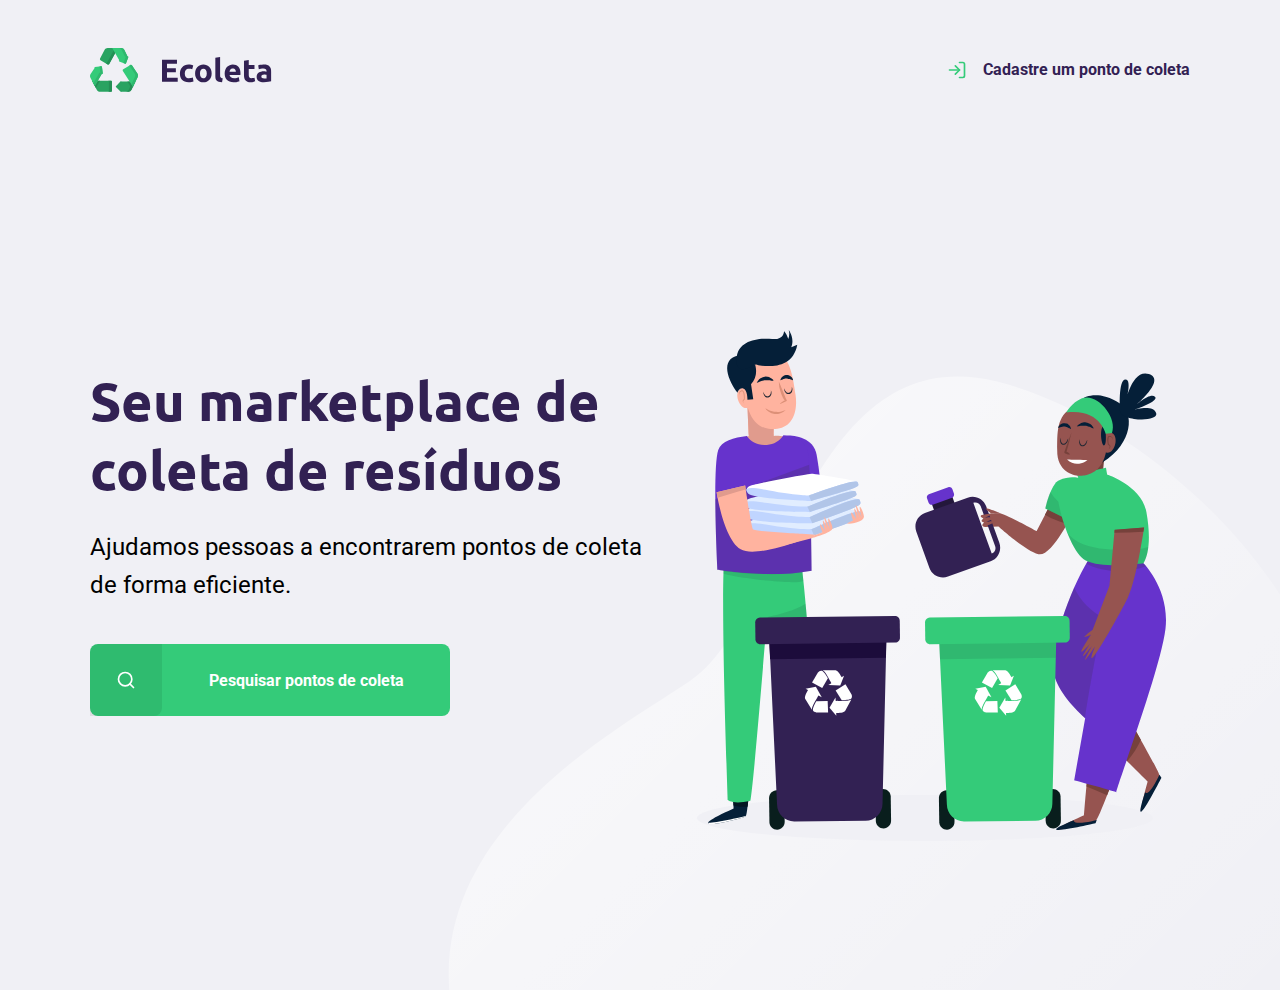
<file: NLW/index.html>
<!DOCTYPE html>
<html lang="pt-br">
<head>
    <meta charset="UTF-8">
    <meta name="viewport" content="width=device-width, initial-scale=1.0">
    <meta http-equiv="X-UA-Compatible" content="ie=edge">
    <link href="https://fonts.googleapis.com/css2?family=Roboto&family=Ubuntu:wght@300;700&display=swap" rel="stylesheet">
    <link href="styles/main.css" rel="stylesheet">
    <link href="styles/home.css" rel="stylesheet">
    <link href="styles/modal.css" rel="stylesheet">
    <link href="styles/responsive.css" rel="stylesheet">
    <title>Ecoleta</title>
</head>
<body>
    <div id="page-home">
        <div class="content">
            <header>
                <img src="assets/logo.svg" alt="LogoMarca">
                <a href="#">
                    <span></span>
                    Cadastre um ponto de coleta
                </a> 
            </header>
            <main>
                <h1 class="red">Seu marketplace de coleta de resíduos</h1>
                <p>Ajudamos pessoas a encontrarem pontos de coleta de forma eficiente.</p>
                <a href="#"><span></span><strong>Pesquisar pontos de coleta</strong></a>
            </main>
        </div>
    </div>
    <div id="modal" class="hide">
        <div class="content">
            <div class="header">
                <h1>Pontos de Coleta</h1>
                <a href="#">Fechar</a>
            </div>
            <form action="search-results.html">
                <label for="search">Cidade</label>
                <div class="search field">
                    <input type="text" name="search" placeholder="Pesquise por Cidade">
                    <button><img src="assets/search.svg" alt="Buscar"></button>
                </div>
            </form>
        </div>
    </div>
    <script src="scripts/home.js"></script>
</body>
</html>
</file>
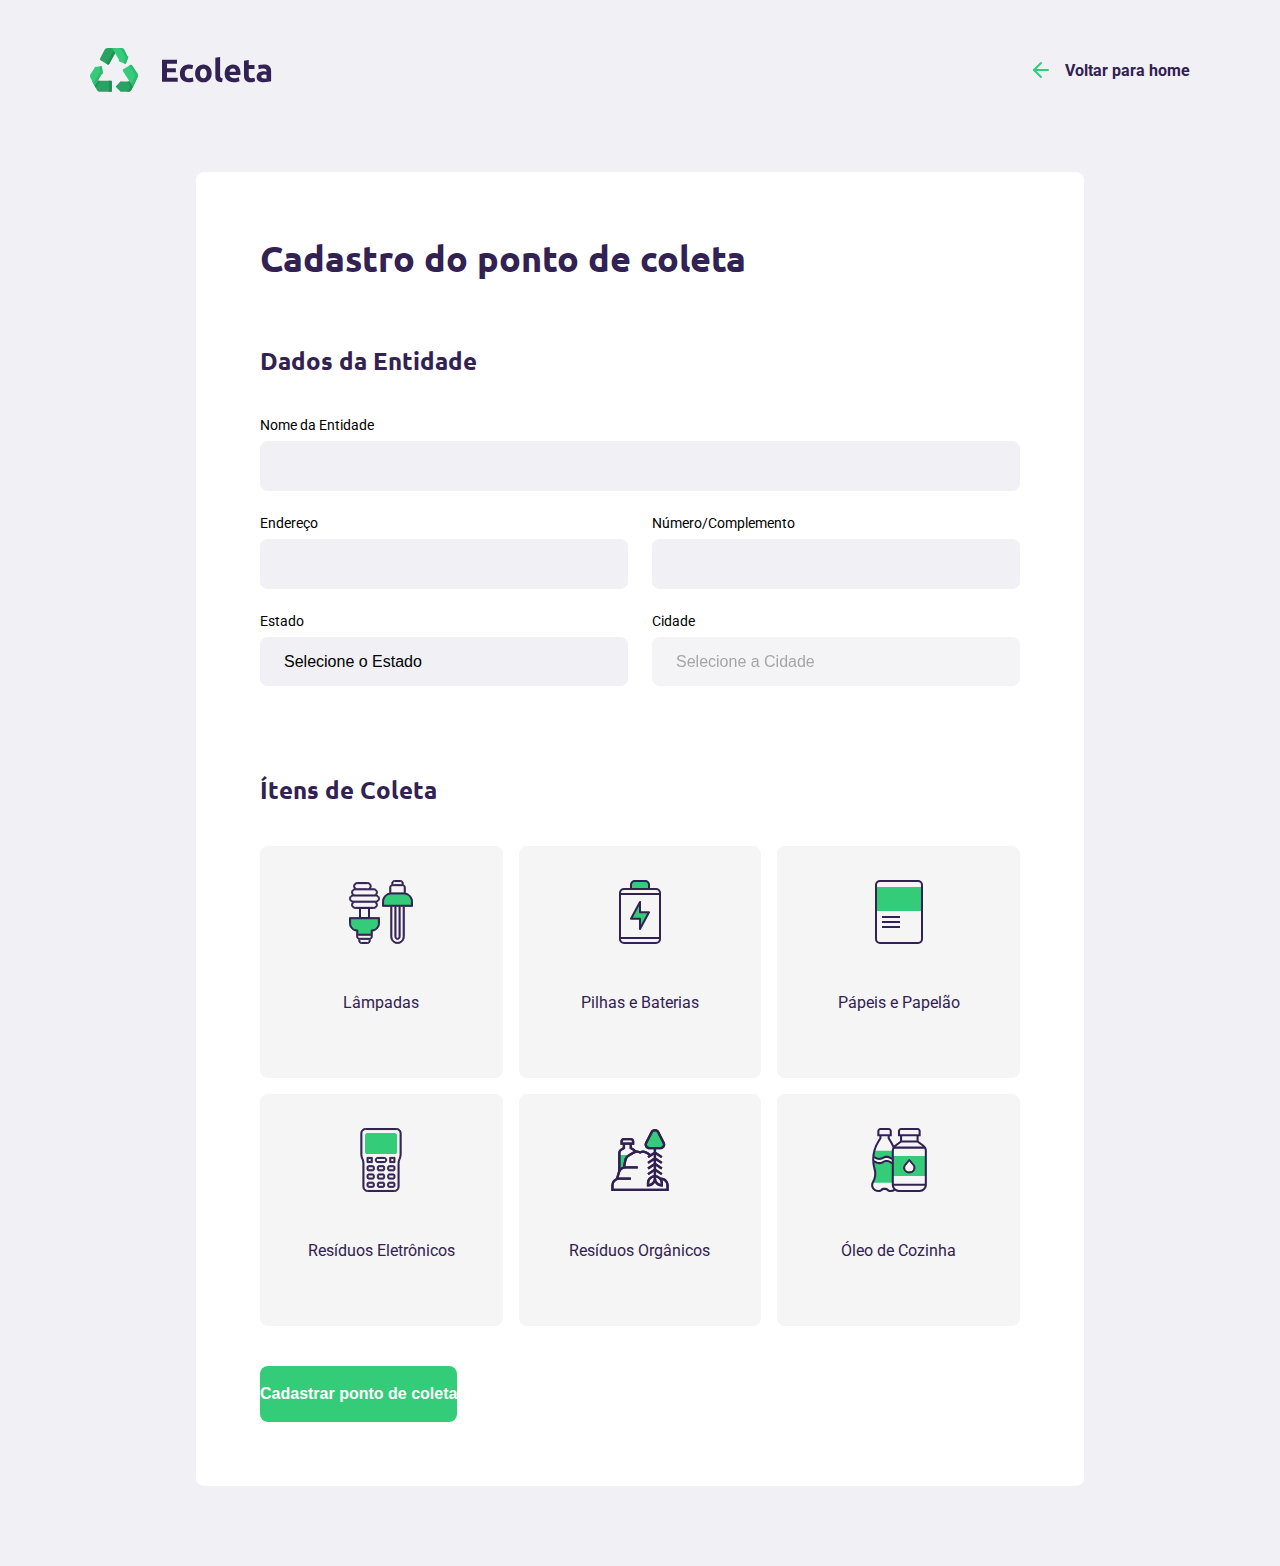
<file: NLW/create-point.html>
<!DOCTYPE html>
<html lang="pt-br">
<head>
    <meta charset="UTF-8">
    <meta name="viewport" content="width=device-width, initial-scale=1.0">
    <meta http-equiv="X-UA-Compatible" content="ie=edge">
    <link href="https://fonts.googleapis.com/css2?family=Roboto&family=Ubuntu:wght@300;700&display=swap" rel="stylesheet">
    <link href="styles/main.css" rel="stylesheet">
    <link href="styles/create-point.css" rel="stylesheet">
    <link href="styles/responsive.css" rel="stylesheet">
    <title>Ponto de Coleta</title>
</head>
<body>
    <div id="page-create-point">
        <header>
            <img src="assets/logo.svg" alt="LogoMarca">
            <!-- <a href="/"> vou para o pendrive kkkkkkkkkk-->
            <a href="index.html">
                <span></span>
                Voltar para home
            </a> 
        </header>
        <form action="">
            <h1>Cadastro do ponto de coleta</h1>
            <fieldset>
                <legend>
                    <h2>Dados da Entidade</h2>
                </legend>
                <div class="field">
                    <label for="name">Nome da Entidade</label>
                    <input type="text" name="name" required>
                </div>
                <div class="field-group">
                    <div class="field">
                        <label for="address">Endereço</label>
                        <input type="text" name="address" required>
                    </div>
                    <div class="field">
                        <label for="address2">Número/Complemento</label>
                        <input type="text" name="address2" required>
                    </div>
                </div>
                <div class="field-group">
                    <div class="field">
                            <label for="state">Estado</label>
                            <select name="uf" required>
                                <option value="">Selecione o Estado</option>
                            </select>
                            <input type="hidden" name="state">
                    </div>
                    <div class="field">
                        <label for="city">Cidade</label>
                        <select name="city" disabled required>
                            <option value="">Selecione a Cidade</option>
                        </select>
                    </div>
                </div>
            </fieldset>
            <fieldset>
                <legend>
                    <h2>Ítens de Coleta</h2>
                </legend>
                <div class="items-grid">
                    <li data-id="1"><img src="assets/lampadas.svg" alt="lâmpadas"><span>Lâmpadas</span></li>
                    <li data-id="2"><img src="assets/baterias.svg" alt="Pilhas e Baterias"><span>Pilhas e Baterias</span></li>
                    <li data-id="3"><img src="assets/papeis-papelao.svg" alt="Pápeis e Papelão"><span>Pápeis e Papelão</span></li>
                    <li data-id="4"><img src="assets/eletronicos.svg" alt="Resíduos Eletrônicos"><span>Resíduos Eletrônicos</span></li>
                    <li data-id="5"><img src="assets/organicos.svg" alt="Resíduos Orgânicos"><span>Resíduos Orgânicos</span></li>
                    <li data-id="6"><img src="assets/oleo.svg" alt="Óleo de Cozinha"><span>Óleo de Cozinha</span></li>
                </div>
                <input type="hidden" name="items">
            </fieldset>
            <button type="submit">Cadastrar ponto de coleta</button>
        </form>
    </div>
<script src="scripts/create-point.js"></script>
</body>
</html>
</file>
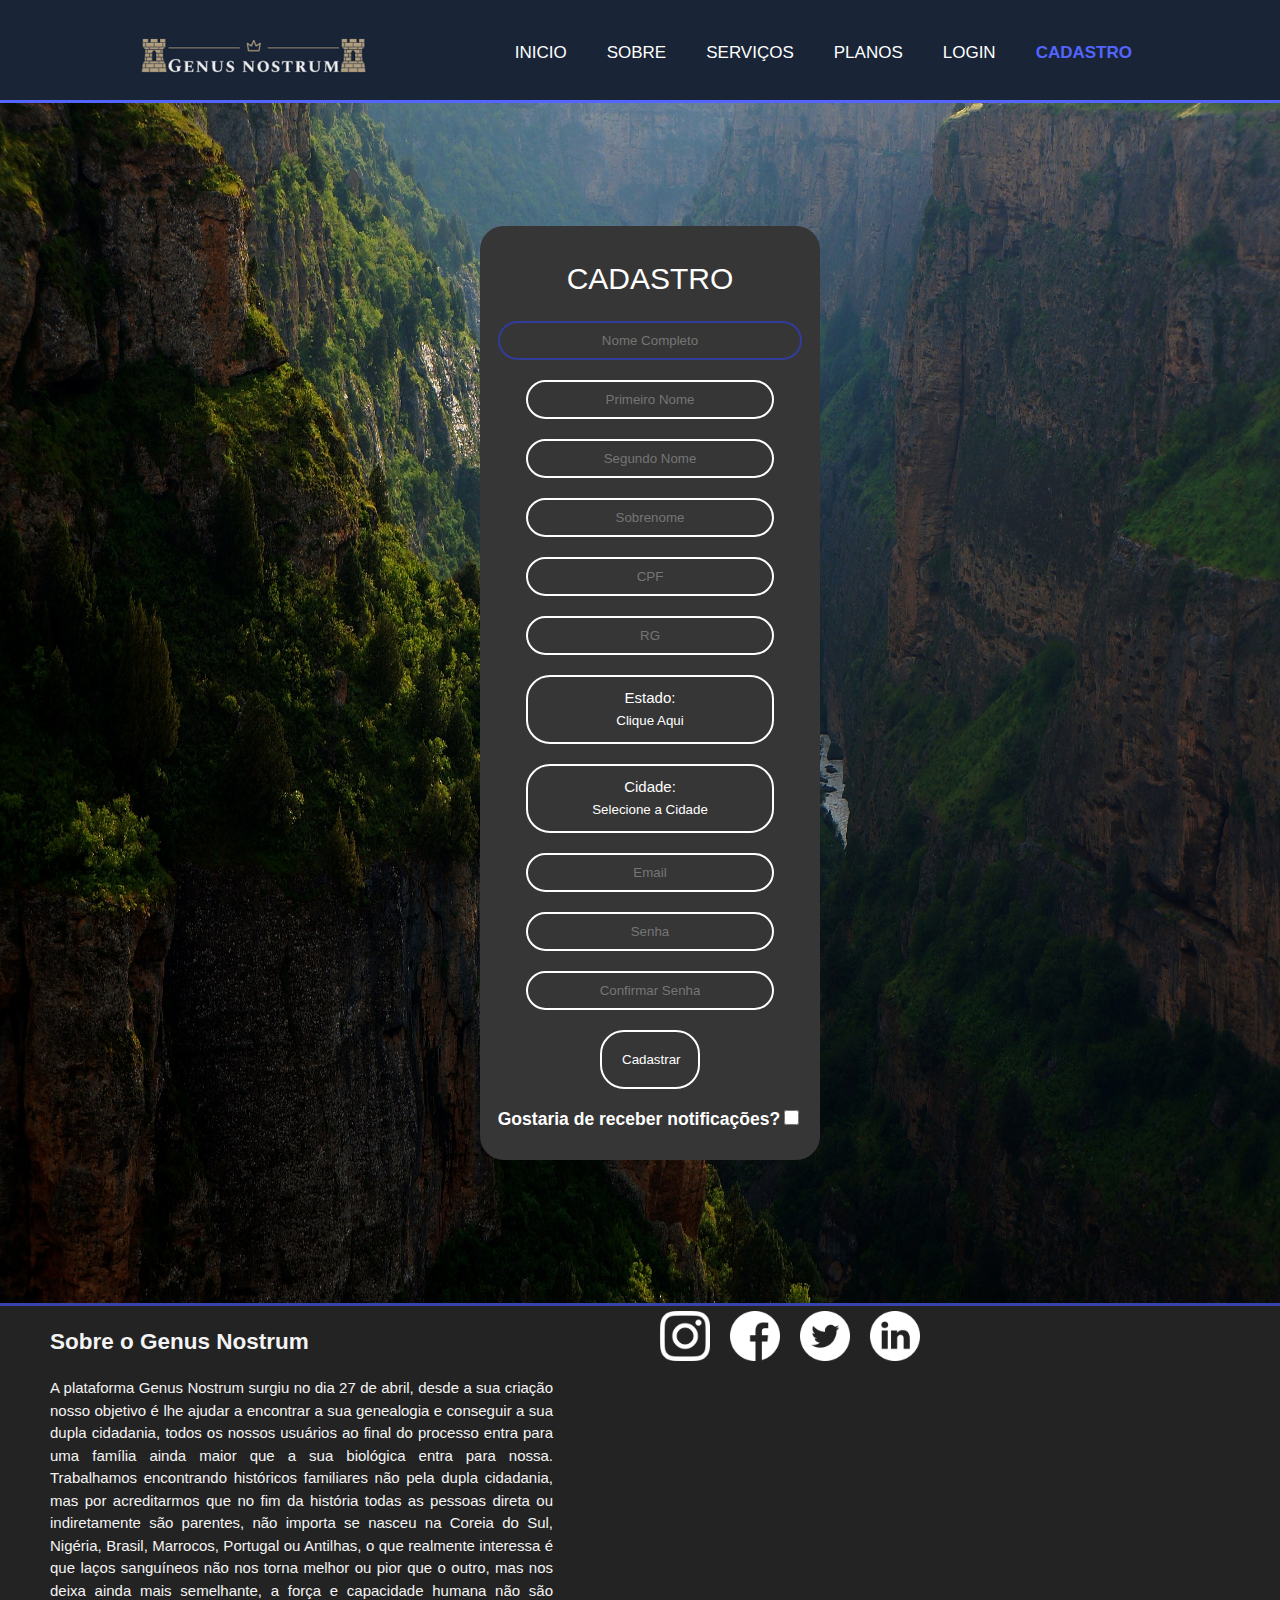
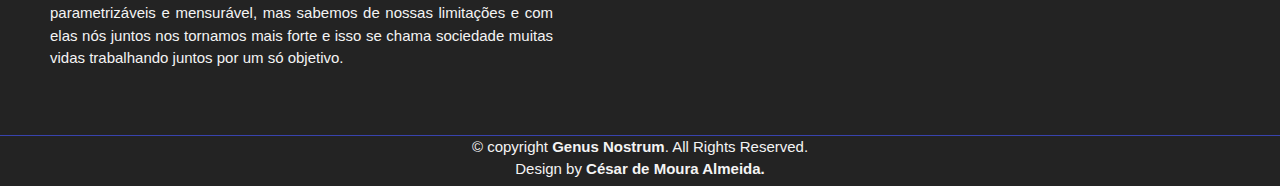
<file: Site Naturalização/cadastro.html>
<!DOCTYPE html>
<html lang="pt-br">
<head>
    <meta charset="UTF-8">
    <meta name="viewport" content="width=device-width, initial-scale=1.0">
    <meta http-equiv="X-UA-Compatible" content="ie=edge">
    <link rel="stylesheet" href="css/style1.css">
    <link rel="stylesheet" href="css/style2.css">
    <link rel="icon" href="img/worldwide.png">
    <title>Cadastro</title>
</head>
<body>
<!--CABEÇALHO/MENU-->
<div class="header">
        <div class="container">
            <div class="title-header">
                <a href="Familia.html"><img src="img/LogoC.png" id="LogoC" ></a>
            </div>
            <div class="nav">
                <ul>
                    <li><a href="Familia.html">Inicio</a></li>
                    <li><a href="Sobre.html">Sobre</a></li>
                    <li><a href="servico.html">Serviços</a></li>
                    <li><a href="planos.html">Planos</a></li>
                    <li><a href="login.html">Login</a></li>
                    <li class="current"><a href="cadastro.html">Cadastro</a></li>
                </ul>
            </div>
        </div>
</div> 

<div class="Cadastrar">
<br>
<div class="espaco"></div>
<form class="box" action="login.html">
    <h1>Cadastro</h1>
    <input type="text"class="input" placeholder="Nome Completo" required autofocus>
    <input type="text"class="input" placeholder="Primeiro Nome" required>
    <input type="text"class="input" placeholder="Segundo Nome">
    <input type="text"class="input" placeholder="Sobrenome" required>
    <input type="text"class="input" placeholder="CPF" required>
    <input type="text"class="input" placeholder="RG" required>
    <!--Agrupamento de dados localidade-->
    <div class="field-group">
        <div class="input">
                <label for="state">Estado:</label>
                <select name="uf" required>
                    <option value="">Clique Aqui</option>
                </select>
                <input type="hidden" name="state">
        </div>
        <div class="input">
            <label for="city">Cidade:</label>
            <!-- disabled retirado -->
            <select name="city" required >
                <option value="">Selecione a Cidade</option>
            </select>
        </div>
    </div>
</fieldset>
    <input type="email"class="input" placeholder="Email" required>
    <input type="password"class="input" placeholder="Senha" required>
    <input type="password" class="input"placeholder="Confirmar Senha" required>
    <input type="submit" class="btn" value="Cadastrar">
    <h3>Gostaria de receber notificações?<input type="checkbox" name="Opção 1" value="Opção_1" id="check4"></h3>
  </div>
</form>
</div>

<!--RODAPÉ-->
<div class="footer">
        <div class="container-footer-left">
          <p>
            <h2>Sobre o Genus Nostrum</h2>
          </p>
          <p>A plataforma Genus Nostrum surgiu no dia 27 de abril, desde a sua criação nosso objetivo é lhe ajudar a encontrar a sua genealogia e conseguir a sua dupla cidadania, todos os nossos usuários ao final do processo entra para uma família ainda maior que a sua biológica entra para nossa. Trabalhamos encontrando históricos familiares não pela dupla cidadania, mas por acreditarmos que no fim da história todas as pessoas direta ou indiretamente são parentes, não importa se nasceu na Coreia do Sul, Nigéria, Brasil, Marrocos, Portugal ou Antilhas, o que realmente interessa é que laços sanguíneos não nos torna melhor ou pior que o outro, mas nos deixa ainda mais semelhante, a força e capacidade humana não são parametrizáveis  e mensurável, mas sabemos de nossas limitações e com elas nós juntos nos tornamos mais forte e isso se chama sociedade muitas vidas trabalhando juntos por um só objetivo.
          </p>
        </div>
        <div class="container-footer-right">
          <div class="icons">
            <ul>
              <li><img src="img/instagram.png" class="logo" alt=""></li>
              <li><img src="img/facebook.png"  class="logo" alt=""></li>
              <li><img src="img/twitter.png"   class="logo" alt=""></li>
              <li><img src="img/linkedin.png"  class="logo" alt=""></li>
            </ul>
          </div>
        </div>
    </div>
    <div class="footer_copyright">
        © copyright <b>Genus Nostrum</b>. All Rights Reserved. <br>
        Design by <b>César de Moura Almeida.</b>
    </div>
</body>
</html>
<script>
function populateUFs() {
    const ufSelect = document.querySelector("select[name=uf]")

    fetch("https://servicodados.ibge.gov.br/api/v1/localidades/estados")
    .then( res => res.json() )
    .then( states => {

        for ( const state of states ) {
            ufSelect.innerHTML += `<option value="${state.id}">${state.nome}</option>`
        }

    })
}

function getCities(event){
    const citySelect=document.querySelector("select[name=city]")
    const stateInput=document.querySelector("input[name=state]")
        console.log(event.target.value)
        const ufvalue =event.target.value
        const indexOfSelectedState = event.target.selectedIndex
        stateInput.value= event.target.options[indexOfSelectedState].text
        const url =`https://servicodados.ibge.gov.br/api/v1/localidades/estados/${ufvalue}/municipios`
        citySelect.innerHTML =""
        // citySelect.disable = true
        fetch(url)
        .then( res => res.json() )
        .then( cities => {
        for ( const city of cities ) {
            citySelect.innerHTML += `<option value="${city.id}">${city.nome}</option>`
        }
        // citySelect.disable = false
        })
}

populateUFs()

document
.querySelector("select[name=uf]")
.addEventListener("change", getCities)
</script>
</file>
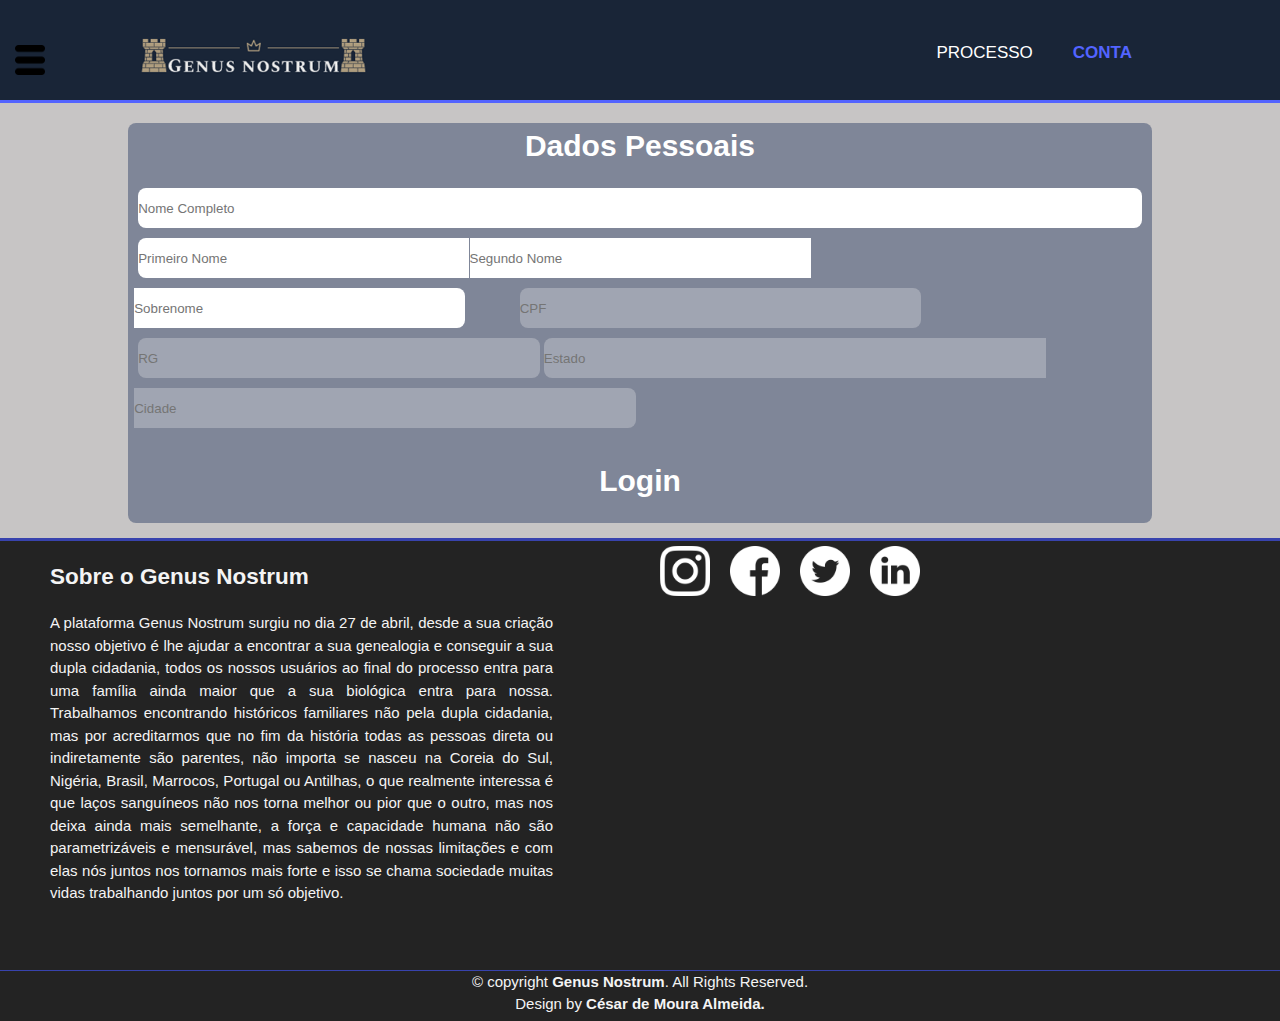
<file: Site Naturalização/conta.html>
<!DOCTYPE html>
<html lang="pt-br">
<head>
    <meta charset="UTF-8">
    <meta name="viewport" content="width=device-width">
    <script async="" src="./Doughnut Chart_files/analytics.js.download"></script><script src="./Doughnut Chart_files/Chart.min.js.download"></script>
	<script src="./Doughnut Chart_files/utils.js.download"></script>
    <link rel="stylesheet" href="css/style1.css">
    <link rel="stylesheet" href="css/style4.css">
    <link rel="icon" href="img/worldwide.png">
    <title>Conta</title>
</head>
<body>
    <!--CABEÇALHO/MENU-->
    
    <div class="header">
        <!--Menu Lateral-->
        
        <input type="checkbox" id="check">
        <!--Add icone do menu-->
        <label for="check" id="icone"><img src="img/Menu.png" style="width: 30px"></label>
        <div class="barra">
            <nav>
                <a href="Familia.html"><div class="link">Inicio</div></a>
                <a href="sobre.html"><div class="link">Sobre</div></a>
                <a href="servico.html"><div class="link">Serviços</div></a>
                <a href="planos.html"><div class="link">Planos</div></a>
                <a href="conta.html"><div class="link">Conta</div></a>
                <a href="dashboard.html"><div class="link">Processo</div></a>
            </nav>
        </div>
        <div class="container">

            <div class="title-header">
                <a href="Familia.html"><img src="img/LogoC.png" id="LogoC" ></a>
            </div>
            <div class="nav">
                <ul>
                    <li><a href="dashboard.html">Processo</a></li>
                    <li class="current"><a href="conta.html">Conta</a></li>
                </ul>
            </div>

        </div>
    </div>
    <!--Conta-->
    <div class="container">
        <div class="fundo">
        <div class="conta">
            <h1>Dados Pessoais</h1>
            <input type="text" id="NomeCompleto" placeholder="Nome Completo" autofocus>
            <input type="text" id="PN" placeholder="Primeiro Nome">
            <input type="text" id="SN" placeholder="Segundo Nome">
            <input type="text" id="SON" placeholder="Sobrenome">
            <input type="text" id="CPF" placeholder="CPF" disabled>
            <input type="text" id="RG" placeholder="RG" disabled>
            <input type="text" id="UF" placeholder="Estado" disabled>
            <input type="text" id="CD" placeholder="Cidade" disabled>
            <h1>Login</h1>
            <input type="email" id="LG" placeholder="Email" disabled>
            <input type="password" id="SE" placeholder="Senha" disabled>
        </div>
        </div>
    </div>
    <div class="espaco2"></div>
    <!--RODAPÉ-->
        <div class="footer">
            <div class="container-footer-left">
              <p>
                <h2>Sobre o Genus Nostrum</h2>
              </p>
              <p>A plataforma Genus Nostrum surgiu no dia 27 de abril, desde a sua criação nosso objetivo é lhe ajudar a encontrar a sua genealogia e conseguir a sua dupla cidadania, todos os nossos usuários ao final do processo entra para uma família ainda maior que a sua biológica entra para nossa. Trabalhamos encontrando históricos familiares não pela dupla cidadania, mas por acreditarmos que no fim da história todas as pessoas direta ou indiretamente são parentes, não importa se nasceu na Coreia do Sul, Nigéria, Brasil, Marrocos, Portugal ou Antilhas, o que realmente interessa é que laços sanguíneos não nos torna melhor ou pior que o outro, mas nos deixa ainda mais semelhante, a força e capacidade humana não são parametrizáveis  e mensurável, mas sabemos de nossas limitações e com elas nós juntos nos tornamos mais forte e isso se chama sociedade muitas vidas trabalhando juntos por um só objetivo.
              </p>
            </div>
            <div class="container-footer-right">
              <div class="icons">
                <ul>
                  <li><img src="img/instagram.png" class="logo" alt=""></li>
                  <li><img src="img/facebook.png"  class="logo" alt=""></li>
                  <li><img src="img/twitter.png"   class="logo" alt=""></li>
                  <li><img src="img/linkedin.png"  class="logo" alt=""></li>
                </ul>
              </div>
            </div>
        </div>
        <div class="footer_copyright">
            © copyright <b>Genus Nostrum</b>. All Rights Reserved. <br>
            Design by <b>César de Moura Almeida.</b>
        </div>
<script src="scripts/doughnut.js"></script>
</body>
</html>
</file>
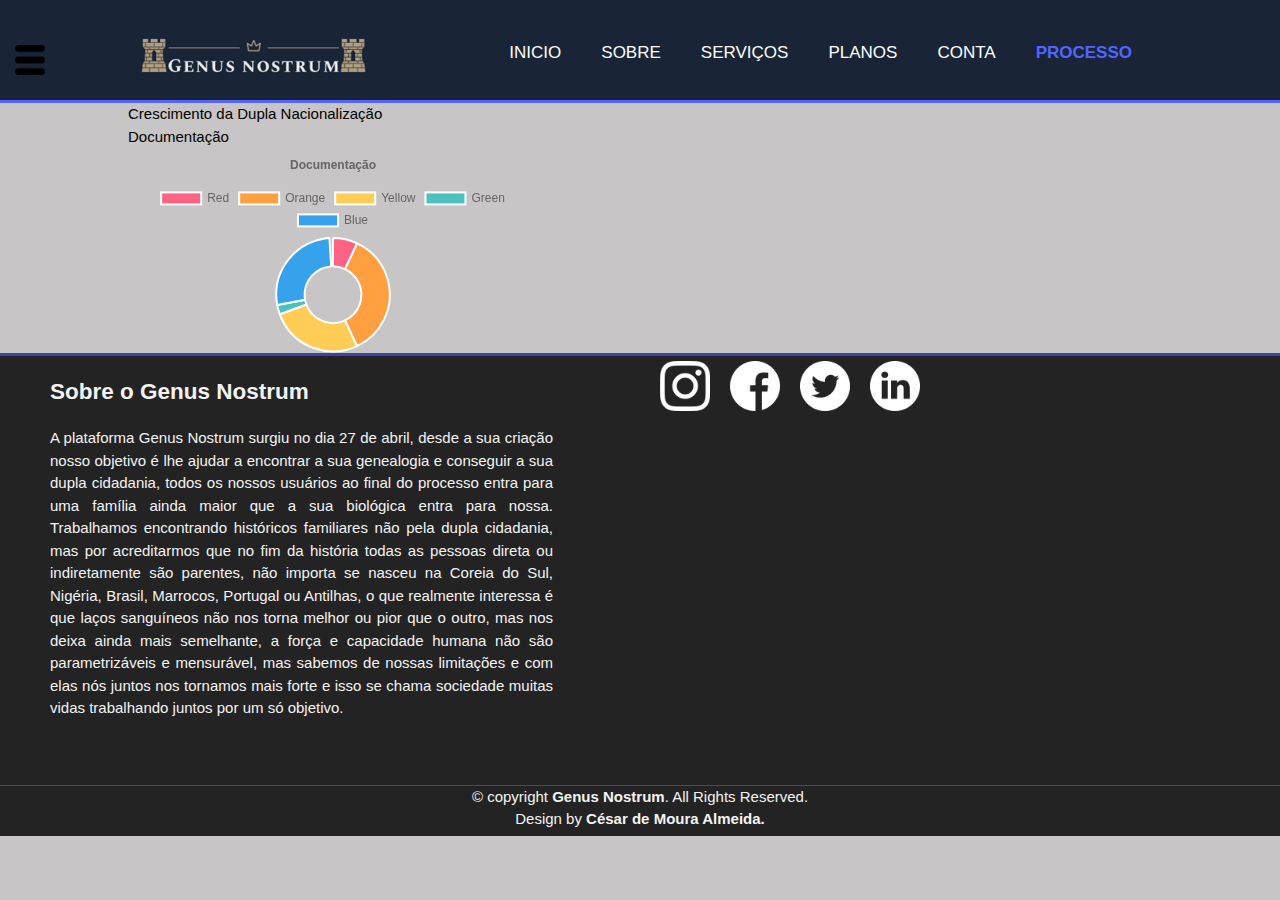
<file: Site Naturalização/dashboard.html>
<!DOCTYPE html>
<html lang="pt-br">
<head>
    <meta charset="UTF-8">
    <meta name="viewport" content="width=device-width">
    <script async="" src="./Doughnut Chart_files/analytics.js.download"></script><script src="./Doughnut Chart_files/Chart.min.js.download"></script>
	<script src="./Doughnut Chart_files/utils.js.download"></script>
    <link rel="stylesheet" href="css/style1.css">
    <link rel="stylesheet" href="css/style3.css">
    <link rel="icon" href="img/worldwide.png">
    <title>Processo</title>
</head>
<body>
    <!--CABEÇALHO/MENU-->
    
    <div class="header">
        <!--Menu Lateral-->
        
        <input type="checkbox" id="check">
        <!--Add icone do menu-->
        <label for="check" id="icone"><img src="img/Menu.png" style="width: 30px"></label>
        <div class="barra">
            <nav>
                <a href="Familia.html"><div class="link">Inicio</div></a>
                <a href="sobre.html"><div class="link">Sobre</div></a>
                <a href="servico.html"><div class="link">Serviços</div></a>
                <a href="planos.html"><div class="link">Planos</div></a>
                <a href="login.html"><div class="link">Conta</div></a>
                <a href="dashboard.html"><div class="link">Processo</div></a>
            </nav>
        </div>
        <div class="container">

            <div class="title-header">
                <a href="Familia.html"><img src="img/LogoC.png" id="LogoC" ></a>
            </div>
            <div class="nav">
                <ul>
                    <li><a href="Familia.html">Inicio</a></li>
                    <li><a href="sobre.html">Sobre</a></li>
                    <li><a href="servico.html">Serviços</a></li>
                    <li><a href="planos.html">Planos</a></li>
                    <li><a href="conta.html">Conta</a></li>
                    <li class="current"><a href="dashboard.html">Processo</a></li>
                </ul>
            </div>

        </div>
    </div>
    <!--Dash-->
    <div class="container">
    <div class="dash">
        <div class="texto">Crescimento da Dupla Nacionalização</div>
        <div id="linha"></div>
        <div id="textoesq">Documentação</div><div id="both"></div>
        <div id="doughnut">
            <div id="canvas-holder" style="width:40%"><div class="chartjs-size-monitor"><div class="chartjs-size-monitor-expand"><div class=""></div></div><div class="chartjs-size-monitor-shrink"><div class=""></div></div></div>
            <canvas id="chart-area" style="display: block; width: 540px; height: 270px;" width="540" height="270" class="chartjs-render-monitor"></canvas>
            </div>
            <button id="randomizeData" style="display: none">Randomize Data</button>
            <button id="addDataset" style="display: none">Add Dataset</button>
            <button id="removeDataset" style="display: none">Remove Dataset</button>
            <button id="addData" style="display: none">Add Data</button>
            <button id="removeData" style="display: none">Remove Data</button>
            <button id="changeCircleSize" style="display: none">Semi/Full Circle</button>
        </div>
        <!--<div id="textodir">Locais</div><div id="both"></div>-->
        <div id="box-grafico">
        <div id="regiao"></div>
        </div>
    </div>
    </div>
    
    <!--RODAPÉ-->
        <div class="footer">
            <div class="container-footer-left">
              <p>
                <h2>Sobre o Genus Nostrum</h2>
              </p>
              <p>A plataforma Genus Nostrum surgiu no dia 27 de abril, desde a sua criação nosso objetivo é lhe ajudar a encontrar a sua genealogia e conseguir a sua dupla cidadania, todos os nossos usuários ao final do processo entra para uma família ainda maior que a sua biológica entra para nossa. Trabalhamos encontrando históricos familiares não pela dupla cidadania, mas por acreditarmos que no fim da história todas as pessoas direta ou indiretamente são parentes, não importa se nasceu na Coreia do Sul, Nigéria, Brasil, Marrocos, Portugal ou Antilhas, o que realmente interessa é que laços sanguíneos não nos torna melhor ou pior que o outro, mas nos deixa ainda mais semelhante, a força e capacidade humana não são parametrizáveis  e mensurável, mas sabemos de nossas limitações e com elas nós juntos nos tornamos mais forte e isso se chama sociedade muitas vidas trabalhando juntos por um só objetivo.
              </p>
            </div>
            <div class="container-footer-right">
              <div class="icons">
                <ul>
                  <li><img src="img/instagram.png" class="logo" alt=""></li>
                  <li><img src="img/facebook.png"  class="logo" alt=""></li>
                  <li><img src="img/twitter.png"   class="logo" alt=""></li>
                  <li><img src="img/linkedin.png"  class="logo" alt=""></li>
                </ul>
              </div>
            </div>
        </div>
        <div class="footer_copyright">
            © copyright <b>Genus Nostrum</b>. All Rights Reserved. <br>
            Design by <b>César de Moura Almeida.</b>
        </div>
<script src="scripts/doughnut.js"></script>
</body>
</html>
</file>
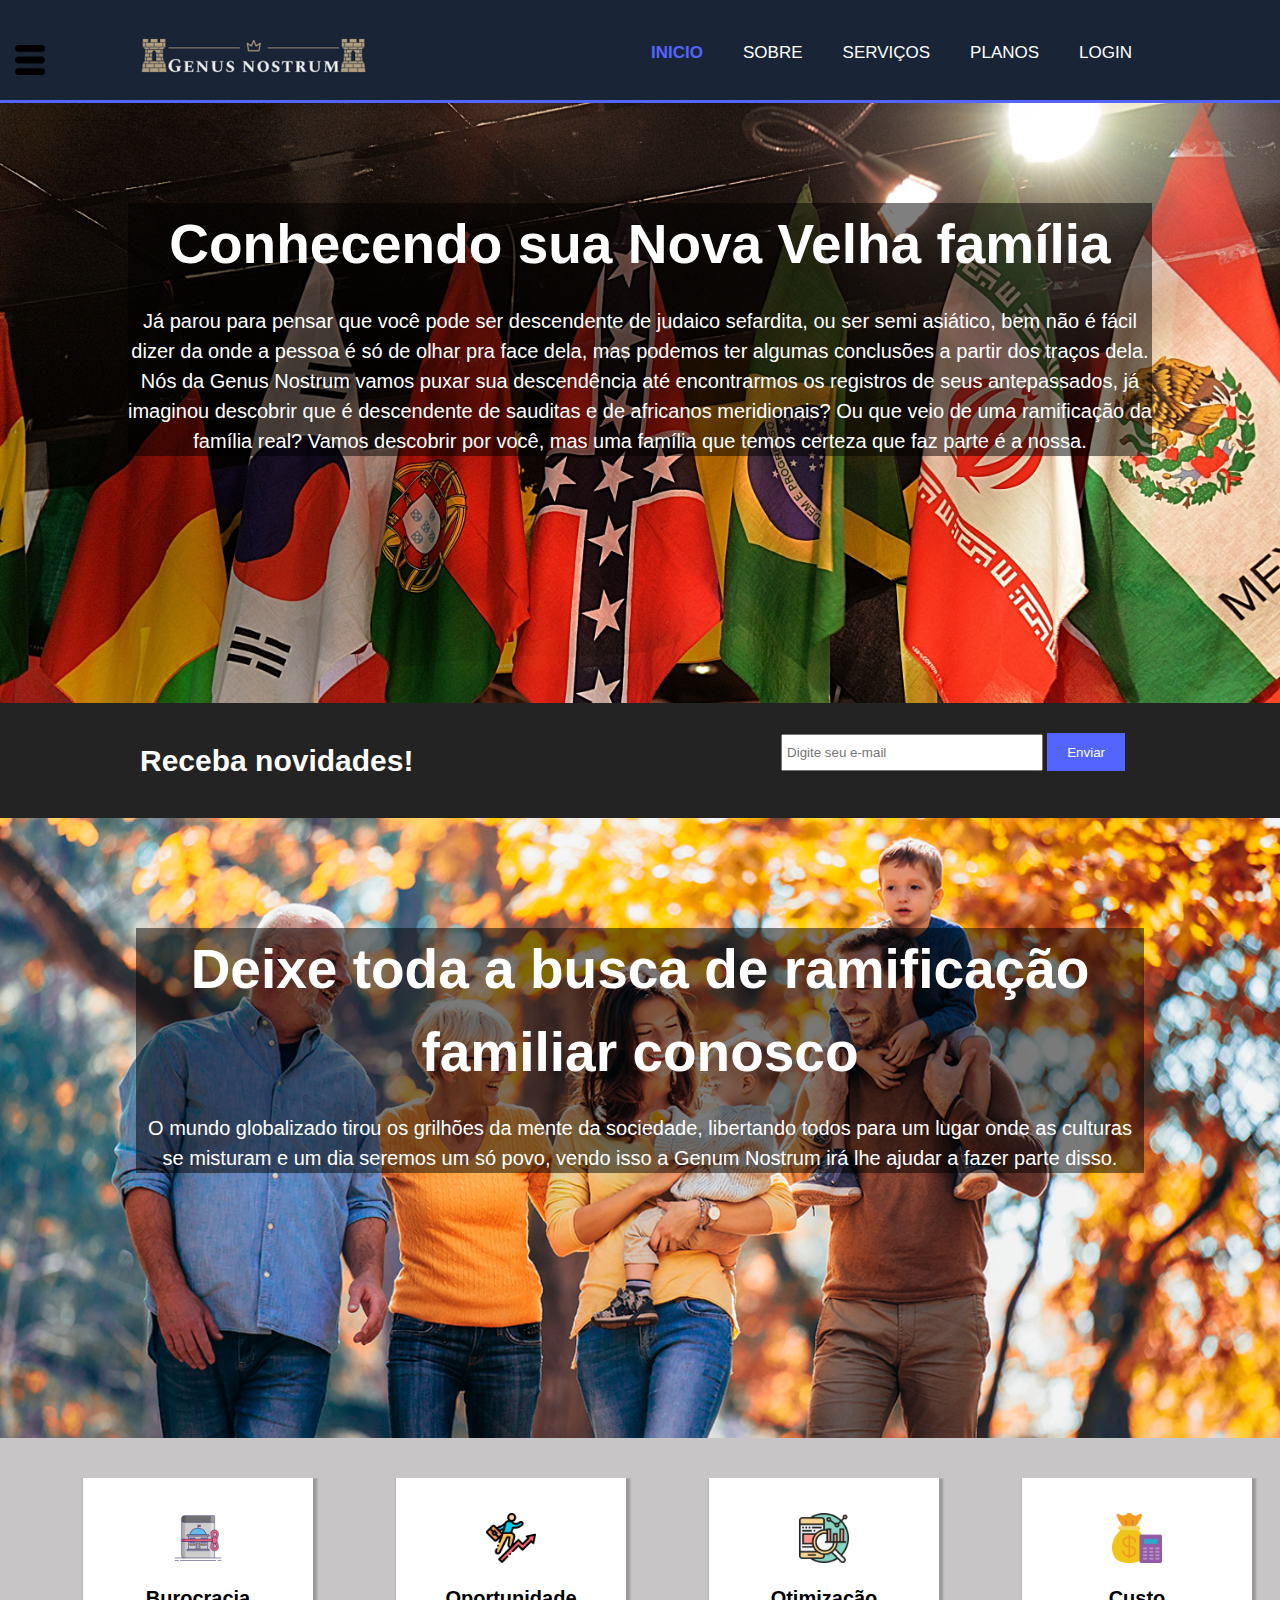
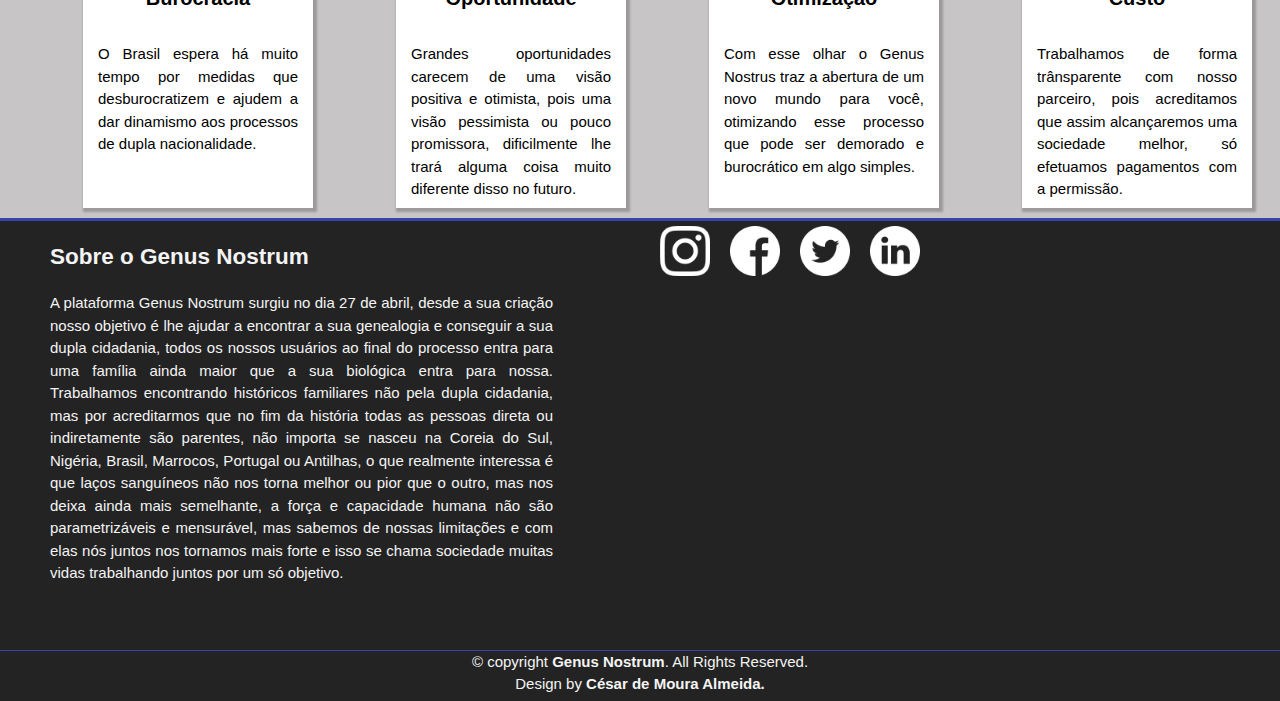
<file: Site Naturalização/Familia.html>
<!DOCTYPE html>
<html lang="pt-br">
<head>
    <meta charset="UTF-8">
    <meta name="viewport" content="width=device-width">
    <link rel="stylesheet" href="css/style1.css">
    <link rel="icon" href="img/worldwide.png">
    <title>Naturalização</title>
</head>
<body>
    <!--CABEÇALHO/MENU-->
    
    <div class="header">
        <!--Menu Lateral-->
        
        <input type="checkbox" id="check">
        <!--Add icone do menu-->
        <label for="check" id="icone"><img src="img/Menu.png" style="width: 30px"></label>
        <div class="barra">
            <nav>
                <a href="Familia.html"><div class="link">Inicio</div></a>
                <a href="sobre.html"><div class="link">Sobre</div></a>
                <a href="servico.html"><div class="link">Serviços</div></a>
                <a href="planos.html"><div class="link">Planos</div></a>
                <a href="login.html"><div class="link">Conta</div></a>
    
            </nav>
        </div>
        <div class="container">

            <div class="title-header">
            <a href="Familia.html"><img src="img/LogoC.png" id="LogoC" ></a>
            </div>
            <div class="nav">
                <ul>
                    <li class="current"><a href="Familia.html">Inicio</a></li>
                    <li><a href="sobre.html">Sobre</a></li>
                    <li><a href="servico.html">Serviços</a></li>
                    <li><a href="planos.html">Planos</a></li>
                    <li><a href="login.html">Login</a></li>
                </ul>
            </div>

        </div>
    </div>

    <!--SHOWCASE-->
    <div class="showcase">
        <div class="container">
                <div class="slidershow middle">
                    <div class="escurecer">
                        
            <h1>Conhecendo sua Nova Velha família</h1>
            <p>
                Já parou para pensar que você pode ser descendente de judaico sefardita, ou ser semi asiático, bem não é fácil dizer da onde a pessoa é só de olhar pra face dela, mas podemos ter algumas conclusões a partir dos traços dela. Nós da Genus Nostrum vamos puxar sua descendência até encontrarmos os registros de seus antepassados, já imaginou descobrir que é descendente de sauditas e de africanos meridionais? Ou que veio de uma ramificação da família real? Vamos descobrir por você, mas uma família que temos certeza que faz parte é a nossa. 
            </p>
                </div>
            </div>
        </div>
    </div>
    <!--NOTIFICAÇÃO-->
    <div class="new">
        <div class="container">
            <h1>Receba novidades!</h1>

            <form>
                <input type="email" placeholder="Digite seu e-mail">
                <button type="submit" class="botao-laranja">Enviar</button>
            </form>
        </div>        
    </div>

    <!--conteudo-->
    <div class="conteudo">
        <div class="container">
            <div class="conteudo_middle">
                <h1>Deixe toda a busca de ramificação familiar conosco</h1>
                    <p>
                        O mundo globalizado tirou os grilhões da mente da sociedade, libertando todos para um lugar onde as culturas se misturam e um dia seremos um só povo, vendo isso a Genum Nostrum irá lhe ajudar a fazer parte disso. 
                    </p>
            </div>
        </div>
    </div>
    <!--CAIXAS-->
    <div class="caixas">
            <div class="container-box-1">
                <p><img src="img/burocracy.png" class="icones" alt=""></p>
                <div class="caixas-title">
                    <h3>Burocracia</h3>
                </div>
                <div class="texto">
                <span>
                    O Brasil espera há muito tempo por medidas que desburocratizem e ajudem a dar dinamismo aos processos de dupla nacionalidade.
                </span>
                </div>
            </div>
            <div class="container-box-1">
                <p><img src="img/promotion.png" class="icones" alt=""></p>
                <div class="caixas-title">
                    <h3>Oportunidade</h3>
                </div>
                <div class="texto">
                <span>
                    Grandes oportunidades carecem de uma visão positiva e otimista, pois uma visão pessimista ou pouco promissora, dificilmente lhe trará alguma coisa muito diferente disso no futuro. 
                </span>
                </div>
            </div>
            <div class="container-box-1">
                <p><img src="img/seo.png" class="icones" alt=""></p>
                <div class="caixas-title">
                    <h3>Otimização</h3>
                </div>
                <div class="texto">
                <span>Com esse olhar o Genus Nostrus traz a abertura de um novo mundo para você, otimizando esse processo que pode ser demorado e burocrático em algo simples.
                </span>
                </div>
            </div>
            <div class="container-box-1">
                <p><img src="img/calculator.png" class="icones" alt=""></p>
                <div class="caixas-title">
                    <h3>Custo</h3>
                </div>
                <div class="texto">
                <span>Trabalhamos de forma trânsparente com nosso parceiro, pois acreditamos que assim alcançaremos uma sociedade melhor, só efetuamos pagamentos com a permissão.
                </span>
                </div>
            </div>
        </div>
    <!--RODAPÉ-->
        <div class="footer">
            <div class="container-footer-left">
              <p>
                <h2>Sobre o Genus Nostrum</h2>
              </p>
              <p>A plataforma Genus Nostrum surgiu no dia 27 de abril, desde a sua criação nosso objetivo é lhe ajudar a encontrar a sua genealogia e conseguir a sua dupla cidadania, todos os nossos usuários ao final do processo entra para uma família ainda maior que a sua biológica entra para nossa. Trabalhamos encontrando históricos familiares não pela dupla cidadania, mas por acreditarmos que no fim da história todas as pessoas direta ou indiretamente são parentes, não importa se nasceu na Coreia do Sul, Nigéria, Brasil, Marrocos, Portugal ou Antilhas, o que realmente interessa é que laços sanguíneos não nos torna melhor ou pior que o outro, mas nos deixa ainda mais semelhante, a força e capacidade humana não são parametrizáveis  e mensurável, mas sabemos de nossas limitações e com elas nós juntos nos tornamos mais forte e isso se chama sociedade muitas vidas trabalhando juntos por um só objetivo.
              </p>
            </div>
            <div class="container-footer-right">
              <div class="icons">
                <ul>
                  <li><img src="img/instagram.png" class="logo" alt=""></li>
                  <li><img src="img/facebook.png"  class="logo" alt=""></li>
                  <li><img src="img/twitter.png"   class="logo" alt=""></li>
                  <li><img src="img/linkedin.png"  class="logo" alt=""></li>
                </ul>
              </div>
            </div>
        </div>
        <div class="footer_copyright">
            © copyright <b>Genus Nostrum</b>. All Rights Reserved. <br>
            Design by <b>César de Moura Almeida.</b>
        </div>
</body>
</html>
</file>
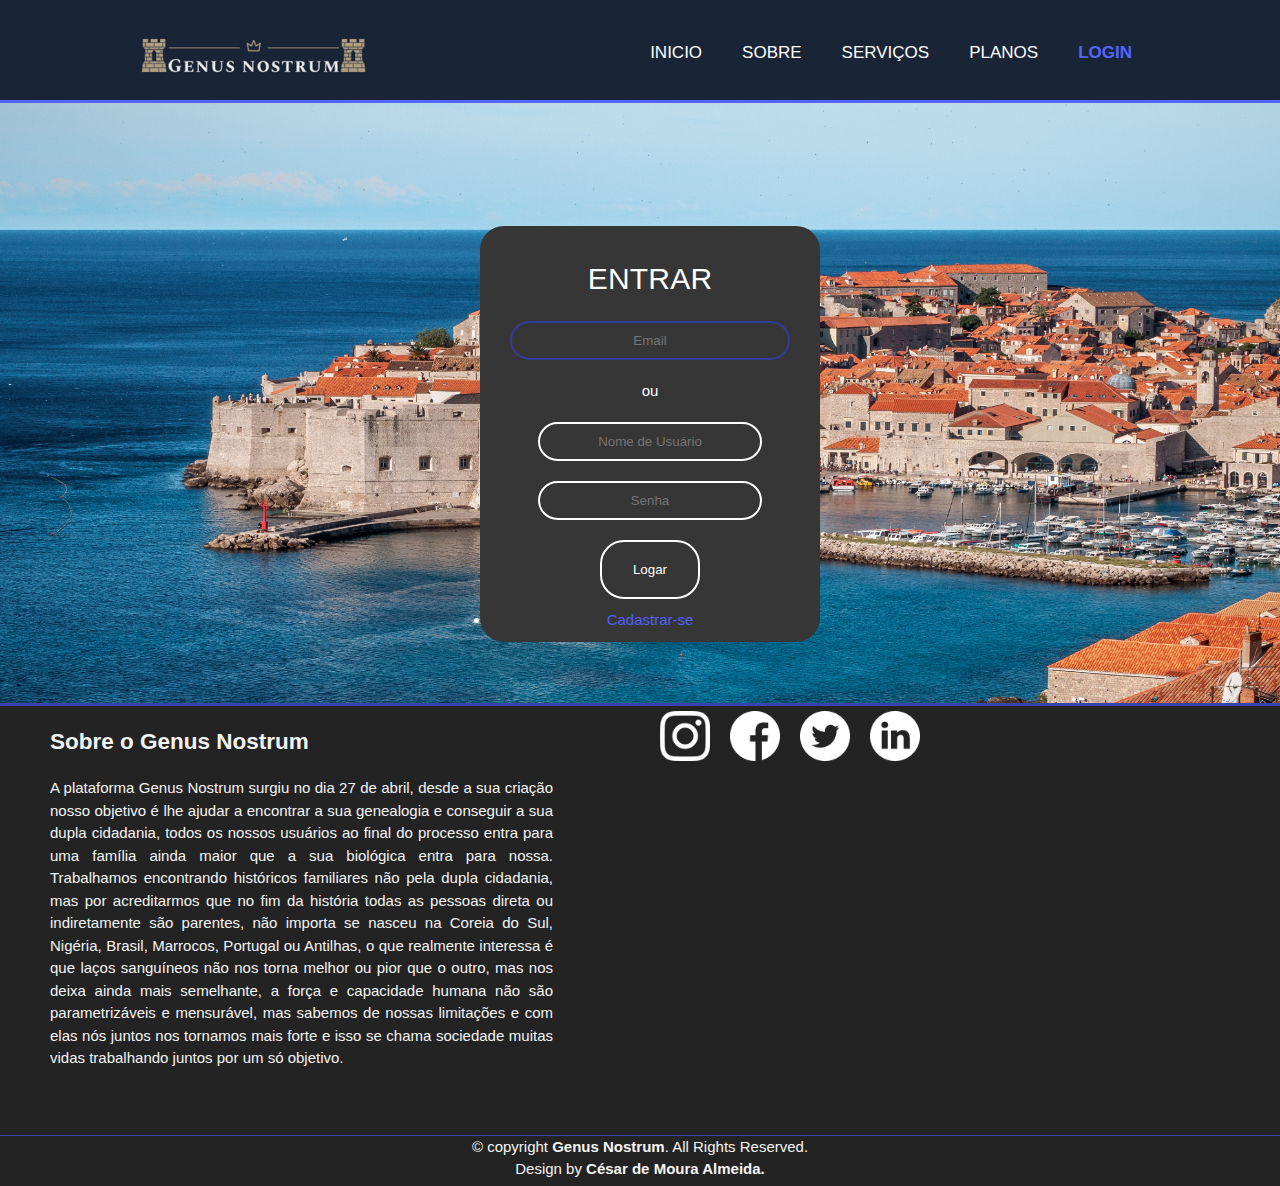
<file: Site Naturalização/login.html>
<html lang="pt-br">
<head>
    <meta charset="UTF-8">
    <meta name="viewport" content="width=device-width, initial-scale=1.0">
    <meta http-equiv="X-UA-Compatible" content="ie=edge">
    <link rel="stylesheet" href="css/style1.css">
    <link rel="stylesheet" href="css/style2.css">
    <link rel="icon" href="img/worldwide.png">
    <title>Login</title>
</head>
<body>
<!--CABEÇALHO/MENU-->
<div class="header">
        <div class="container">
            <div class="title-header">
              <a href="Familia.html"><img src="img/LogoC.png" id="LogoC" ></a>
            </div>
            <div class="nav">
                <ul>
                    <li><a href="Familia.html">Inicio</a></li>
                    <li><a href="Sobre.html">Sobre</a></li>
                    <li><a href="servico.html">Serviços</a></li>
                    <li><a href="planos.html">Planos</a></li>
                    <li class="current"><a href="login.html">Login</a></li>
                </ul>
            </div>
        </div>
</div>  
<div class="logar">
<br>
<div class="espaco"></div>
<form class="box" action="dashboard.html">
<h1>Entrar</h1>
<input class="input" type="email" placeholder="Email" autofocus>
ou
<input class="input" placeholder="Nome de Usuário">
<input type="password" class="input" placeholder="Senha" required>

<input type="submit" class="btn" value="Logar">
<ul>
    <li class="current"><a href="cadastro.html">Cadastrar-se</a></li>
</ul>
</form>
</div>

<!--RODAPÉ-->
<div class="footer">
        <div class="container-footer-left">
          <p>
            <h2>Sobre o Genus Nostrum</h2>
          </p>
          <p>A plataforma Genus Nostrum surgiu no dia 27 de abril, desde a sua criação nosso objetivo é lhe ajudar a encontrar a sua genealogia e conseguir a sua dupla cidadania, todos os nossos usuários ao final do processo entra para uma família ainda maior que a sua biológica entra para nossa. Trabalhamos encontrando históricos familiares não pela dupla cidadania, mas por acreditarmos que no fim da história todas as pessoas direta ou indiretamente são parentes, não importa se nasceu na Coreia do Sul, Nigéria, Brasil, Marrocos, Portugal ou Antilhas, o que realmente interessa é que laços sanguíneos não nos torna melhor ou pior que o outro, mas nos deixa ainda mais semelhante, a força e capacidade humana não são parametrizáveis  e mensurável, mas sabemos de nossas limitações e com elas nós juntos nos tornamos mais forte e isso se chama sociedade muitas vidas trabalhando juntos por um só objetivo.
          </p>
        </div>
        <div class="container-footer-right">
          <div class="icons">
            <ul>
              <li><img src="img/instagram.png" class="logo" alt=""></li>
              <li><img src="img/facebook.png"  class="logo" alt=""></li>
              <li><img src="img/twitter.png"   class="logo" alt=""></li>
              <li><img src="img/linkedin.png"  class="logo" alt=""></li>
            </ul>
          </div>
        </div>
    </div>
    <div class="footer_copyright">
        © copyright <b>Genus Nostrum</b>. All Rights Reserved. <br>
        Design by <b>César de Moura Almeida.</b>
    </div>
</body>
</html>
</file>
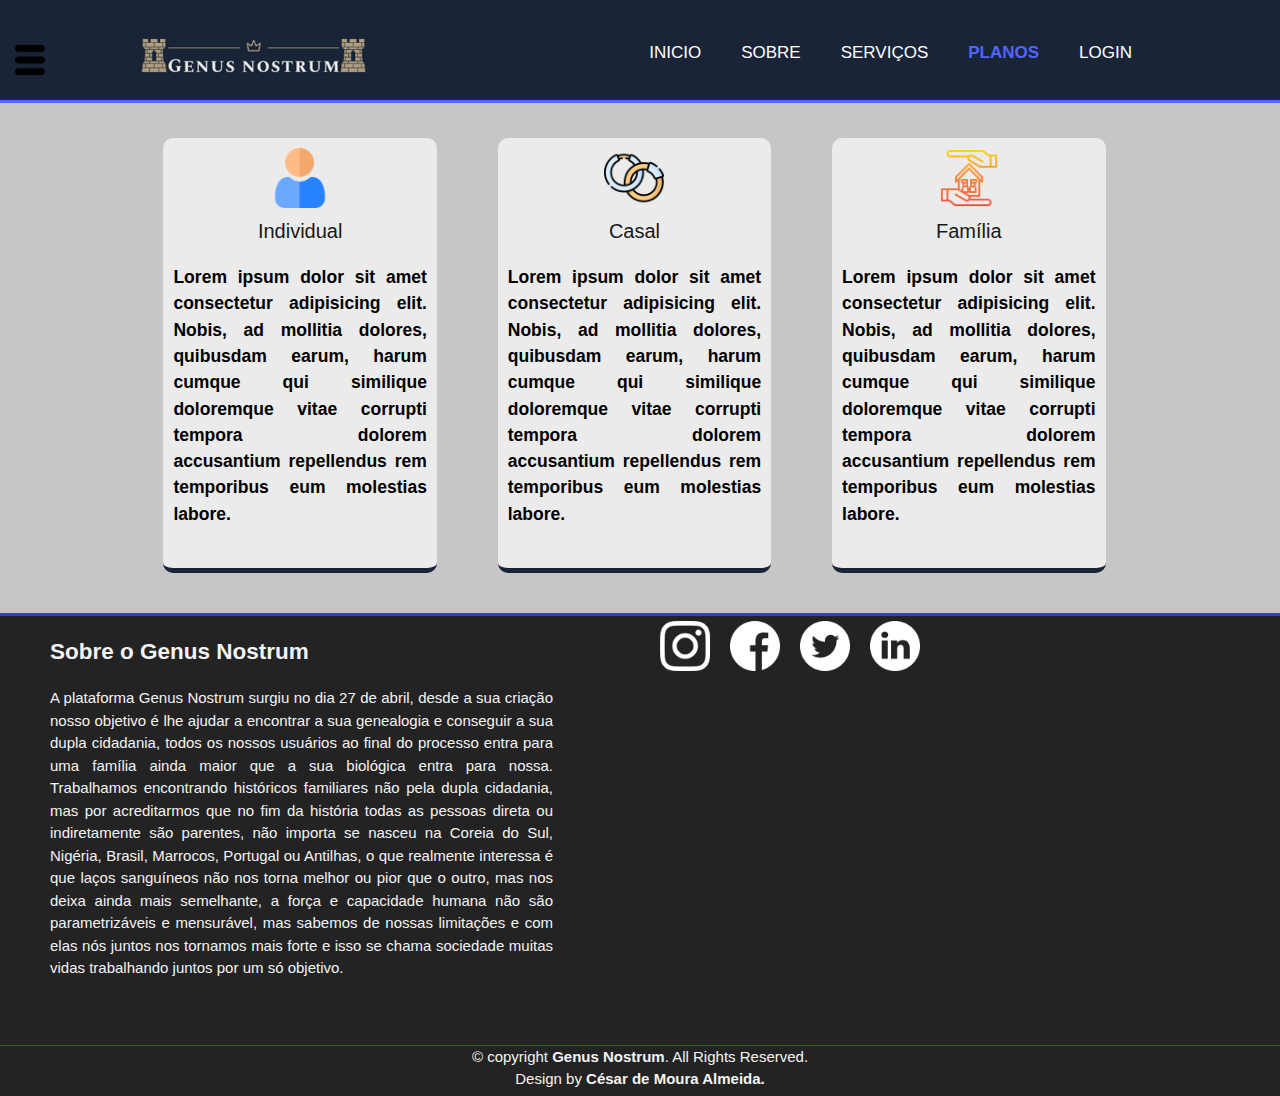
<file: Site Naturalização/planos.html>
<!DOCTYPE html>
<html lang="pt-br">
<head>
    <meta charset="UTF-8">
    <meta name="viewport" content="width=device-width">
    <link rel="stylesheet" href="css/style1.css">
    <link rel="stylesheet" href="css/style3.css">
    <link rel="icon" href="img/worldwide.png">
    <title>Planos</title>
</head>
<body>
    <!--CABEÇALHO/MENU-->
    
    <div class="header">
        <!--Menu Lateral-->
        
        <input type="checkbox" id="check">
        <!--Add icone do menu-->
        <label for="check" id="icone"><img src="img/Menu.png" style="width: 30px"></label>
        <div class="barra">
            <nav>
                <a href="Familia.html"><div class="link">Inicio</div></a>
                <a href="sobre.html"><div class="link">Sobre</div></a>
                <a href="servico.html"><div class="link">Serviços</div></a>
                <a href="planos.html"><div class="link">Planos</div></a>
                <a href="login.html"><div class="link">Conta</div></a>
    
            </nav>
        </div>
        <div class="container">

            <div class="title-header">
                <a href="Familia.html"><img src="img/LogoC.png" id="LogoC" ></a>
            </div>
            <div class="nav">
                <ul>
                    <li><a href="Familia.html">Inicio</a></li>
                    <li><a href="sobre.html">Sobre</a></li>
                    <li><a href="servico.html">Serviços</a></li>
                    <li class="current"><a href="planos.html">Planos</a></li>
                    <li><a href="login.html">Login</a></li>
                </ul>
            </div>

        </div>
    </div>

    <!--Planos-->
    <div class="container">
        <div class="plano">
            <div class="pacote" id='individual' onclick="bordergreen()">
                <div class="metodo"><img src="img/user.png"><br>Individual</div>
                <h3>Lorem ipsum dolor sit amet consectetur adipisicing elit. Nobis, ad mollitia dolores, quibusdam earum, harum cumque qui similique doloremque vitae corrupti tempora dolorem accusantium repellendus rem temporibus eum molestias labore.
                </h3> 
                <div class="valor">
                    <div id="valorindividual"></div>
                </div>     
            </div>
            <div class="pacote" id='casal' onclick="borderblue()">
                <div class="metodo"><img src="img/couple.png"><br>Casal</div>
                <h3>Lorem ipsum dolor sit amet consectetur adipisicing elit. Nobis, ad mollitia dolores, quibusdam earum, harum cumque qui similique doloremque vitae corrupti tempora dolorem accusantium repellendus rem temporibus eum molestias labore.
                </h3>
                <div class="valor">
                    <div id="valorcasal"></div>
                </div>        
            </div>
            <div class="pacote" id='familia' onclick="bordergold()">
                <div class="metodo"><img src="img/family.png"><br>Família</div>
                <h3>Lorem ipsum dolor sit amet consectetur adipisicing elit. Nobis, ad mollitia dolores, quibusdam earum, harum cumque qui similique doloremque vitae corrupti tempora dolorem accusantium repellendus rem temporibus eum molestias labore.
                </h3>
                <div class="valor">  
                    <div id="valorfamilia"></div> 
                </div> 
            </div>     
        </div>
    </div>

    <!--RODAPÉ-->
        <div class="footer">
            <div class="container-footer-left">
              <p>
                <h2>Sobre o Genus Nostrum</h2>
              </p>
              <p>A plataforma Genus Nostrum surgiu no dia 27 de abril, desde a sua criação nosso objetivo é lhe ajudar a encontrar a sua genealogia e conseguir a sua dupla cidadania, todos os nossos usuários ao final do processo entra para uma família ainda maior que a sua biológica entra para nossa. Trabalhamos encontrando históricos familiares não pela dupla cidadania, mas por acreditarmos que no fim da história todas as pessoas direta ou indiretamente são parentes, não importa se nasceu na Coreia do Sul, Nigéria, Brasil, Marrocos, Portugal ou Antilhas, o que realmente interessa é que laços sanguíneos não nos torna melhor ou pior que o outro, mas nos deixa ainda mais semelhante, a força e capacidade humana não são parametrizáveis  e mensurável, mas sabemos de nossas limitações e com elas nós juntos nos tornamos mais forte e isso se chama sociedade muitas vidas trabalhando juntos por um só objetivo.
              </p>
            </div>
            <div class="container-footer-right">
              <div class="icons">
                <ul>
                  <li><img src="img/instagram.png" class="logo" alt=""></li>
                  <li><img src="img/facebook.png"  class="logo" alt=""></li>
                  <li><img src="img/twitter.png"   class="logo" alt=""></li>
                  <li><img src="img/linkedin.png"  class="logo" alt=""></li>
                </ul>
              </div>
            </div>
        </div>
        <div class="footer_copyright">
            © copyright <b>Genus Nostrum</b>. All Rights Reserved. <br>
            Design by <b>César de Moura Almeida.</b>
        </div>
<script src="scripts/planos.js"></script>
</body>
</html>
</file>
<file: NLW/styles/main.css>
:root{
    --title-color:#322153;
    --primary-color:#34cb79;
}
*{
    margin: 0;
    padding: 0;
}
html{
    font-family: 'Roboto', sans-serif;
}
body{
    background: #f0f0f5;
    -webkit-font-smoothing: antialiased;
}
a{
    text-decoration: none;
}
h1, h2, h3, h4, h5, h6{
    color: var(--title-color);
    font-family: 'Ubuntu', sans-serif;
}
/*Box Model*/
/*Toda caixa tem:
Largura, Altura, Espaçamentos, Preenchimentos, Bordas, Cores, Fundos, maneiras vistas pelo html{display}, posicionamento, alimento...*/
#page-home{
    height: 110vh;
    background: url('../assets/home-background.svg') no-repeat;
    background-position: 35vw bottom;
}
#page-home .content{
    width: 90%;
    height: 100%;
    max-width: 1100px;
    /*Dá margem entre os itens 0(eixo y) e auto(eixo x)*/
    margin: 0 auto;
    display: flex;
    flex-direction: column;
}
#page-home header{
    /*"display: flex" deixa os elementos inline ou seja um do lado do outro quabrando apenas se necessário*/
    display: flex;
    /*"align-items: center" alinha os itens ao centro(eixo y)*/
    align-items: center;
    /*Dá um espaço entre os itens justifiando os itens(eixo x)*/
    justify-content: space-between;
    margin-top: 48px;
}
#page-home header a{
    display: flex;
    color: var(--title-color);
    font-weight: 700;
}
#page-home header a span{
    margin-right: 16px;
    display: flex;
    background-image: url('../assets/log-in.svg');
    width: 20px;
    height: 20px;
}
#page-home main{
    max-width: 560px;
    flex: 1;
    display: flex;
    flex-direction: column;
    justify-content: center;
}
#page-home main h1{
    font-size: 54px;
}
#page-home main p{
    font-size: 24px;
    line-height: 38px;
    margin-top: 24px;
}
#page-home main a{
    width: 100%;
    max-width: 360px;
    height: 72px;
    border-radius: 8px;
    background: var(--primary-color);
    display: flex;
    align-items: center;
    margin-top: 40px;
    transition: 400ms;

}
#page-home main a:hover{
    background-color: #2fb86e;
}
#page-home main a span{
    width: 72px;
    height: 72px;
    background-color: rgba(0, 0, 0, 0.08);
    border-top-left-radius: 8px;
    border-bottom-right-radius: 8px;
    display: flex;
    align-items: center;
    justify-content: center;
}
#page-home main a span::after{
    content: "";
    background-image: url('../assets/search.svg');
    width: 20px;
    height: 20px;
}
#page-home main a strong{
    flex: 1;
    text-align: center;
    color: #ffffff;
}
/*Regra que começa a valer a partir do que está dentro das barras*/
@media (max-width: 900px){
    #page-home{
        background-position-x: 70vw;
    }
    #page-home content{
        text-align: center;
        align-items: center;
    }
    #page-home header a{
        position: absolute;
        bottom: 48px;
        left: 50%;
        transform: translatex(-50%)
    }
    #page-home main{
        align-items: center;
    }
}
</file>
<file: NLW/styles/home.css>
/*Box Model*/
/*Toda caixa tem:
Largura, Altura, Espaçamentos, Preenchimentos, Bordas, Cores, Fundos, maneiras vistas pelo html{display}, posicionamento, alimento...*/
#page-home{
    height: 110vh;
    background: url('../assets/home-background.svg') no-repeat;
    background-position: 35vw bottom;
}
#page-home .content{
    width: 90%;
    height: 100%;
    max-width: 1100px;
    /*Dá margem entre os itens 0(eixo y) e auto(eixo x)*/
    margin: 0 auto;
    display: flex;
    flex-direction: column;
}
#page-home header{
    /*"display: flex" deixa os elementos inline ou seja um do lado do outro quabrando apenas se necessário*/
    display: flex;
    /*"align-items: center" alinha os itens ao centro(eixo y)*/
    align-items: center;
    /*Dá um espaço entre os itens justifiando os itens(eixo x)*/
    justify-content: space-between;
    margin-top: 48px;
}
#page-home header a{
    display: flex;
    color: var(--title-color);
    font-weight: 700;
}
#page-home header a span{
    margin-right: 16px;
    display: flex;
    background-image: url('../assets/log-in.svg');
    width: 20px;
    height: 20px;
}
#page-home main{
    max-width: 560px;
    flex: 1;
    display: flex;
    flex-direction: column;
    justify-content: center;
}
#page-home main h1{
    font-size: 54px;
}
#page-home main p{
    font-size: 24px;
    line-height: 38px;
    margin-top: 24px;
}
#page-home main a{
    width: 100%;
    max-width: 360px;
    height: 72px;
    border-radius: 8px;
    background: var(--primary-color);
    display: flex;
    align-items: center;
    margin-top: 40px;
    transition: 400ms;

}
#page-home main a:hover{
    background-color: #2fb86e;
}
#page-home main a span{
    width: 72px;
    height: 72px;
    background-color: rgba(0, 0, 0, 0.08);
    border-top-left-radius: 8px;
    border-bottom-right-radius: 8px;
    display: flex;
    align-items: center;
    justify-content: center;
}
#page-home main a span::after{
    content: "";
    background-image: url('../assets/search.svg');
    width: 20px;
    height: 20px;
}
#page-home main a strong{
    flex: 1;
    text-align: center;
    color: #ffffff;
}
</file>
<file: NLW/styles/modal.css>
#modal{
    background-color: rgba(0, 0, 0, 0.6);
    height: 100vh;
    width: 100vw;
    position: fixed;
    top: 0;
    display: flex;
    justify-content: center;
    align-items: center;
    transition: 600ms;
}
/* Não tem espaço pois não estou procurando um class chamada hide no modal mas sim uma class hide do modal */
#modal.hide{
    display: none;
}
#modal .content{
    color: #fff;
    width: 420px;

}
#modal .header{
    display: flex;
    align-items: center;
    justify-content: space-between;
    margin-bottom: 48px;
}
#modal .header a{
    background-image: url("../assets/x.svg");
    width: 20px;
    height: 20px;
    display: flex;
    /* Deixar a letra tão pequena para que não seja visível mas mantém ela lá para ser utilizada */
    font-size: 0.01px;
}
#modal .header h1{
    color: #fff;
    font-size: 36px;
    line-height: 42px;
}
#modal form label{
    font-size: 14px;
    line-height: 16px;
    display: block;
    /* Mudamos de diplay inline para block, pois o label não pega o margin-bottom no modo inline */
    margin-bottom: 8px;
}
#modal form .field{
    display: flex;
}
#modal form input{
    /* O input utilizará todo o espaço que sobrar para ele */
    flex: 1;
    background-color: #f0f0f5;
    /* Modificado para encaixar no button */
    border-radius: 8px 0 0 8px;
    border: 0;
    padding: 16px 24px;
    font: bold;
    font-size: 16px;
    color: #6c6c80;
}
#modal form button{
    width: 72px;
    height: 72px;
    background-color: var(--primary-color);
    border: 0;
    /* Modificado para encaixar no input */
    border-radius: 0 8px 8px 0;
}
#modal form button:hover{
    background-color: #2fb86e;
}
</file>
<file: NLW/styles/responsive.css>
/*Regra que começa a valer a partir do que está dentro das barras*/
@media (max-width: 900px){
    #page-home{
        background-position-x: 70vw;
    }
    #page-home content{
        text-align: center;
        align-items: center;
    }
    #page-home header a{
        position: absolute;
        bottom: 48px;
        left: 50%;
        transform: translatex(-50%)
    }
    #page-home main{
        align-items: center;
    }
    #page-search-results .cards{
        grid-template-columns: 1fr;
    }
    #page-search-results .cards img{
        height: 250px;
    }
}
@media (min-width: 1700px){
    #page-home{
        background-position-x: 40vw;
    }
}
@media (max-height: 760px){
    #page-home{
        background-position-y: 200px;
    }
}
</file>
<file: NLW/styles/create-point.css>
#page-create-point{
    width: 90%;
    max-width: 1100px;
    margin: 0 auto;
}
#page-create-point header{
    margin-top: 48px;
    display: flex;
    justify-content: space-between;
    align-items: center;
}
#page-create-point header a{
    color: var(--title-color);
    font-weight: bold;
    display: flex;
    align-items: center;
}
#page-create-point header a span{
    margin-right: 16px;
    background-image: url('../assets/arrow-left.svg');
    display: flex;
    width: 20px;
    height: 24px;
}
form{
    margin-top: 80px;
    background-color: white;
    padding: 64px;
    border-radius: 8px;
    max-width: 760px;
    margin: 80px auto;
}
form h1{
    font-size: 36px;
}
form fieldset{
    margin-top: 64px;
    border: 0;
}
form legend{
    margin-bottom: 40px;
}
form legend h2{
    font-size: 24px;
}
form .field{
    display: flex;
    flex: 1;
    flex-direction: column;
    margin-bottom: 24px;
}
form .field-group{
    display: flex;
}
form input, form select{
    background-color: #f0f0f5;
    border: 0;
    padding: 16px 24px;
    font-size: 16px;
    /*Tira a linha que fica envolta do input*/
    /*outline: none;*/
    border-radius: 8px;
}
form select{
    -webkit-appearance: none;
    -moz-appearance: none;
    appearance: none;
}
form label{
    font-size: 14px;
    margin-bottom: 8px;
}
/*Referênciando o segundo field usando o segundo 'form .field-group .field'(referência)o + quer dizer após*/
form .field-group .field+.field{
    margin-left: 24px;
}
form button{
    widows: 260px;
    height: 56px;
    background-color: var(--primary-color);
    border-radius: 8px;
    color: #fff;
    font-weight: bold;
    font-size: 16px;
    border: 0;
    margin-top: 40px;
    /*Junto com o transition se não deseja que ele ao carregar a página dê tranição em tudo pode especificar no que deseja, no caso background-color*/
    transition: background-color 400ms;
}
form button:hover{
    background-color: #27b86e;
}
.items-grid{
    display: grid;
    /* Para separar as colunas em tamanho específico */
    /* grid-template-columns: 200px 200px 200px; */
    /* Para separar as colunas auto */
    /* A quant. que repitir será o número de culunas criadas */
    grid-template-columns: 1fr 1fr 1fr;
    /* Um margin melhor que funciona dentro do grid separando os itens que está nele */
    gap: 16px;
}
.items-grid li{
    background-color: #f5f5f5;
    list-style: none;
    border: 2px solid #f5f5f5;
    height: 180px;
    border-radius: 8px;
    padding: 32px 24px 16px;
    display: flex;
    flex-direction: column;
    align-items: center;
    justify-content: space-between;
    /* Faz ser a mãozinha ao invés da seta */
    cursor: pointer;
}
.items-grid li span{
    flex: 1;
    display: flex;
    align-items: center;
    color: var(--title-color);
    font: bold;
    text-align: center;
}
.items-grid li.selected{
    background: #e1faec;
    border: 2px solid #34cb79;
}
/* feito para que quando clicar na imagem ou no texto o js não pega-los mas sim o li */
.items-grid li span, .items-grid li img{
    pointer-events: none;
}
</file>
<file: Site Naturalização/css/style1.css>
body{
    font-family: Arial, Helvetica, sans-serif;
    font-size: 15px;
    line-height: 1.5;
    padding: 0;
    margin: 0;
    background-color: rgba(150, 147, 147, 0.534);
}

/*Global*/
.container{
    width:80%;
    margin:auto;
    overflow: hidden;
}

.botao-laranja{
    background: #5364FF;
    height: 38px;
    border: none;
    padding-left: 20px;
    padding-right: 20px;
    color: #ffffff;
}


ul{
    margin: 0;
    padding: 0;
}


/*HEADER*/
.header{
    background: #192537;
    color: #ffffff;
    padding-top: 30px;
    min-height: 70px;
    border-bottom: #5364FF 3px solid;
}
.header a{
    color: #ffffff;
    text-decoration: none;
    text-transform: uppercase;
    font-size: 17px;
}

.header li{
    float: left;
    display: inline;
    padding-left: 20px;
    padding-right: 20px;
}

#LogoC{
    float: left;
    width: 250px;
}

.header .title-header{
    float: left;
}

.nav{
    float: right;
    margin-top: 10px;
}

.header .highlight, .header .current a{
    color: #5364FF;
    font-weight: bold;
}

/*showcase*/
.showcase{
    min-height: 600px;
    background: url('imgcss/bandeiras.jpg') no-repeat;
    background-size: 100%;
    text-align: center;
    color: #ffffff;
}
.showcase .escurecer{
    background-color: rgba(0, 0, 0, 0.5);
}
.showcase h1{
    font-size: 55px;
    margin-top: 100px;
    margin-bottom: 10px;
}

.showcase p{
    font-size: 20px;
}


/*New*/

.new{
    background-color: #232323;
    padding: 15px;
    color: white;
}

.new h1{
    float: left;
}

.new form{
    float: right;
    padding: 15px;
}

.new input{
    padding: 4px;
    height: 25px;
    width: 250px;
}

/*conteudo*/
.conteudo{
    min-height: 600px;
    background: url('imgcss/familiareal.jpg') no-repeat;
    background-size: 100%;
    text-align: center;
    color: #ffffff;
    padding: 10px;
}

.conteudo h1{
    font-size: 55px;
    margin-top: 100px;
    margin-bottom: 10px;
}

.conteudo p{
    font-size: 20px;
}

.conteudo_middle{
 box-shadow: #232323;
 background-color: rgba(0, 0, 0, 0.5);
}
/*Caixas*/


.caixas{
    width: 100%;
    height: 340px;
    margin: auto;
    margin-top: 40px;
    overflow: hidden;

}

.container-box-1{
    background-color: #ffffff;
    float: left;
    height: 320px;
    width: 220px;
    box-shadow: 2px 2px 2px 2px rgba(0, 0, 0, 0.219);
    margin-left: 83px;
    padding: 5px;
    
}


.icones {
    height: 50px;
    width: 50px;
    display: block;
    margin: auto;
    margin-top: 30px;
 }


 .caixas-title h3{
     text-align: center;
     font-size: 20px;
     
 }


 .container-box-1:hover{
    border: 1px solid #3843AD;
   
}
.container-box-1 .texto{
    padding: 10px;
    text-align: justify;
    margin-top: 20px;
}

/*Rodapé*/
.footer {
    height: auto;
    
    background-color: #232323;
    border-top: #3843AD 3px solid;
    color: #f4f4f4;  
    overflow: hidden;
    
}
.container-footer-left{
    float: left;
    text-align: justify;
    width: 39.3%;
    margin-left: 50px;
    margin-bottom: 50px;
}
.container-footer-right{
    float: right;
    width: 50%;
}

.footer_copyright{
    height: 50px;
    width:100%;
    background-color: #232323;
    border-top: #3843AD 1px solid;
    text-align: center;
    color: #f4f4f4;
}

.logo{
    float: left;
    max-width: 50px;
    max-height:50px ;
    margin-top: 5px;
    color:	rgb(0, 0, 0);
}
.icons li{
    display: inline;
    float: left;
    margin-left: 20px;
}

/*Menu Lateral*/
#check{
    display: none;

}

#icone{
    cursor: pointer;
    padding: 15px;
    position: absolute;
    z-index: 1;
}

.barra{
    background-color: #333;
    height: 100%;
    width: 300px;
    position: absolute;
    transition: all .2s linear;
    left: -300px;
    margin-top: -30px;
}

nav{
    margin-top: 40px;
    width: 100%;
    position: absolute;
    top: 60px;
}

nav a{
    text-decoration: none;
}

.link{
    background-color: blue;
    padding: 20px;
    font-family: Arial, Helvetica, sans-serif;
    font-size: 12pt;
    transition: all .2s linear;
    color: aliceblue;
    border-bottom: 2px solid #222;
}

.link:hover{
    background-color: red;
}

#check:checked ~ .barra{
    transform: translateX(300px);
}

#check:checked ~ .barra nav a .limk{
    opacity: 1;
    margin-top: 0;
    transition-delay: .2s; 
}
</file>
<file: Site Naturalização/css/style2.css>
/*LOGIN*/
.logar{
background: url('imgcss/castle.jpg') no-repeat;
background-size: 100% 100%;
min-height: 600px;
}

.Cadastrar{
background: url('imgcss/montanha.jpg') no-repeat;
background-size: 100% 100%;
min-height: 1200px;
}

.espaco{
    margin-top: 100px;
}

.box{
    width: 25%;
    padding: 10px;
    background-color: #363636;
    text-align: center;
    color: white;
    margin-left: 37.5%;
    border-radius: 24px;
    margin-bottom: 100px;
}

.logar a{
    text-decoration: none;
    color: #5161FA;
}

.box h1{
    color: white;
    font: bold;
    letter-spacing: 0.2;
    font-size: 30px;
    font-weight: 300;
    font-family: arial;
    text-transform: uppercase;
}
.box .input, .select{
    border:0;
    background: none;
    display: block;
    margin: 20px auto;
    text-align: center;
    border:2px solid white;
    padding:10px 10px;
    width:70%;
    outline: none;
    color: white;
    border-radius: 24px;
    transition: 0.15s;
    background-color: #363636;
}

.box .input:focus{
    width: 280px;
    border: 2px solid #323C9A;

}
.select:focus{
    width: 310px;
    border: 2px solid #323C9A;

}
.select{
    width: 220px;
}
.btn{
    border:0;
    background: none;
    display: block;
    margin: 10px auto;
    text-align: center;
    border:2px solid white;
    padding:20px;
    width:100px;
    outline: none;
    color: white;
    border-radius: 24px;
    transition: 0.15s;
}
.btn:hover{
    background-color: #323C9A;
    border: 3px solid #323C9A;
}
/* Estados e Cidades */
.field-group select{
    -webkit-appearance: none;
    -moz-appearance: none;
    appearance: none;
    background-color: #363636;
    border: none;
    color: #fff;
    width: 100%;
    /* Ele pega o ultimo elemento do elemento pai */
    /* Pega o que será preenchido futuramente e alinha */
    text-align-last: center;
}

/*Check*/
#check4{
    background-color: #323C9A;
    width: 15px;
    height: 15px;
}
</file>
<file: Site Naturalização/css/style4.css>
/*Dashboard*/
.dash{
  width: 100%;
  min-height: 600px; 
  margin-top: 10px;
  background-color: #17181b;
  border-radius: 5px; 
  color: #fff;
  text-align: center;
  font-family: Arial, Helvetica, sans-serif;
  font-size: 20px;
  margin-bottom: 20px;
}
#linha{
margin: auto;
height: 280px ;
width: 80%;
background-image: url('../img/linha.png') ;
}
#textoesq{
 float: left;
 margin-left: 13%; 
}
#both{
  clear: both;
}
#doughnut{
  margin-left: 6%;
  height: 250px ;
  width: 100%;
  }

#regiao{
  background-image: url('../img/regiao.png');
  float: right;
  margin-top: -210px;
  margin-right: 10%;
  height: 240px ;
  width: 40%;
  }
  .valor{
    font-family: 'Lucida Sans', 'Lucida Sans Regular', 'Lucida Grande', 'Lucida Sans Unicode', Geneva, Verdana, sans-serif;
    font: bold;
    font-size: 15px;
    color: #fff;
}
.fundo{
    height: 400px;
    background-color: rgba(5, 26, 77, 0.37);
    border-radius: 8px;
}
.conta{
    width: 98%;
    height: 400px;
    margin-top: 10px;
    margin-bottom: 10px;
    margin: auto;
}
.conta h1{
    text-align: center;
    color: #fff;
}
.conta input{
    height: 40px;
    border: none;
    outline: none;
    margin: 0;
    padding: 0;
    margin-bottom: 10px;
}
.conta #NomeCompleto{
    width: 100%;
    border-radius: 8px;
}
.conta #PN{
    width: 33%;
    border-radius: 8px 0px 0px 8px;
}
.conta #SN{
    width: 34%;
    margin-left: -4px;
}
.conta #SON{
    width: 33%;
    margin-left: -4px;
    border-radius: 0px 8px 8px 0px;
}
.conta #CPF{
    width: 40%;
    border-radius: 8px;
    margin-left: 5%;
    margin-right: 10%;
}
.conta #RG{
    width: 40%;
    border-radius: 8px;
}
.conta #UF{
    width: 50%;
    border-radius: 8px 0px 0px 8px;
}
.conta #CD{
    width: 50%;
    margin-left: -4px;
    border-radius: 0px 8px 8px 0px;
}
.conta #LG{
    width: 40%;
    border-radius: 8px;
    margin-left: 5%;
    margin-right: 10%;
}
.conta #SE{
    width: 40%;
    border-radius: 8px;
}
.espaco2{
    width: 100%;
    height: 15px;
}
/* Doughnut */
canvas {
  -moz-user-select: none;
  -webkit-user-select: none;
  -ms-user-select: none;
}
@keyframes chartjs-render-animation{from{opacity:.99}to{opacity:1}}.chartjs-render-monitor{animation:chartjs-render-animation 1ms}.chartjs-size-monitor,.chartjs-size-monitor-expand,.chartjs-size-monitor-shrink{position:absolute;direction:ltr;left:0;top:0;right:0;bottom:0;overflow:hidden;pointer-events:none;visibility:hidden;z-index:-1}.chartjs-size-monitor-expand>div{position:absolute;width:1000000px;height:1000000px;left:0;top:0}.chartjs-size-monitor-shrink>div{position:absolute;width:200%;height:200%;left:0;top:0};
</file>
<file: Site Naturalização/css/style3.css>
/*Global*/


/*Slide Show*/

.slidershow{
  width: 100%;
  height: 500px;
  overflow: hidden;
}
.middle{
  position: relative;

}
.navigation{
  position: absolute;
  bottom: 20px;
  left: 50%;
  transform: translateX(-50%);
  display: flex;
}
.bar{
  width: 10px;
  height: 10px;
  border: 2px solid #fff;
  margin: 6px;
  border-radius: 100px;
  cursor: pointer;
  transition: 0.4s;
}
.bar:hover{
  background: #fff;
}

input[name="r"]{
    position: absolute;
    visibility: hidden;
}

.slides{
  width: 500%;
  height: 100%;
  display: flex;
}

.slide{
  width: 20%;
  transition: 0.6s;
}
.slide img{
  width: 100%;
  height: 100%;
}

#r1:checked ~ .s1{
  margin-left: 0;
}
#r2:checked ~ .s1{
  margin-left: -20%;
}
#r3:checked ~ .s1{
  margin-left: -40%;
}
#r4:checked ~ .s1{
  margin-left: -60%;
}
#r5:checked ~ .s1{
  margin-left: -80%;
}

/*Texto*/
.texto2{
  margin: 2%;
  float: left;
  width: 25%;
  background-color:  #ffffffa9;
  border-bottom:   #192537 3px solid;
  min-width: 215px; 
  min-height: 440px;
  border-radius: 10px; 
  height: auto;
  padding: 10px;
  text-align: justify;
}
.esquerda{
  margin: 1%;
  float: left;
  width: 25%;
  background-color:  #ffffffa9;
  border-bottom:   #192537 3px solid;
  min-width: 215px; 
  min-height: 400px;
  border-radius: 10px; 
  height: auto;
  padding: 10px;
  text-align: justify;
}
.esquerda h3{
  height: 360px;
}
.esquerda2 h3{
  height: 360px;
}
.esquerda2{
  margin: 1%;
  float: left;
  width: 38%;
  background-color:  #ffffffa9;
  border-bottom:   #192537 3px solid;
  min-width: 215px; 
  min-height: 410px;
  border-radius: 10px; 
  height: auto;
  padding: 10px;
  text-align: justify;
}
.centro{
  margin-left: 10%;
}
.nebular{
  width: 100%;
  height: 520px;
  background-color: rgba(0, 26, 255, 0.267);
}

/*Divisor*/
.divisor{
  clear: both;
  width: 100%;
  height: 5px;
  background-color: #17181b;
}

.fotos{
  overflow: hidden;
  float: right;
  width: 65%;
  height: 450px;
  border-radius: 20px 20px ; 
  padding-top: 20px;
  margin: 5px;
}

/*Localização*/
.localizacao{
  min-height: 600px;
  background: url('imgcss/local.jpg') no-repeat;
  background-size: 100%;
  text-align: center;
  color: #ffffff;
}

.localizacao h1{
  text-align: center;
  color: #192537;
}

/*Método*/
.metodo{
  text-align: center;
  color: #17181b;
  font-size: 20px;
}
.metodo img{
width: 60px;
}

/*Títulos*/
#Titulo{
  text-align: center;
  color: #09113a;
}

/*Vídeo*/
#video{
padding-left: 30%;
}

/*Planos*/
.plano{
height: 500px;
margin: 5px;
}

/*Pacotes*/
.pacote{
  margin: 3%;
  float: left;
  width: 25%;
  background-color:  #ffffffa9;
  border-bottom:   #192537 5px solid;
  min-width: 215px; 
  min-height: 410px;
  border-radius: 10px; 
  height: auto;
  padding: 10px;
  text-align: justify;
  cursor: pointer;
}
</file>
